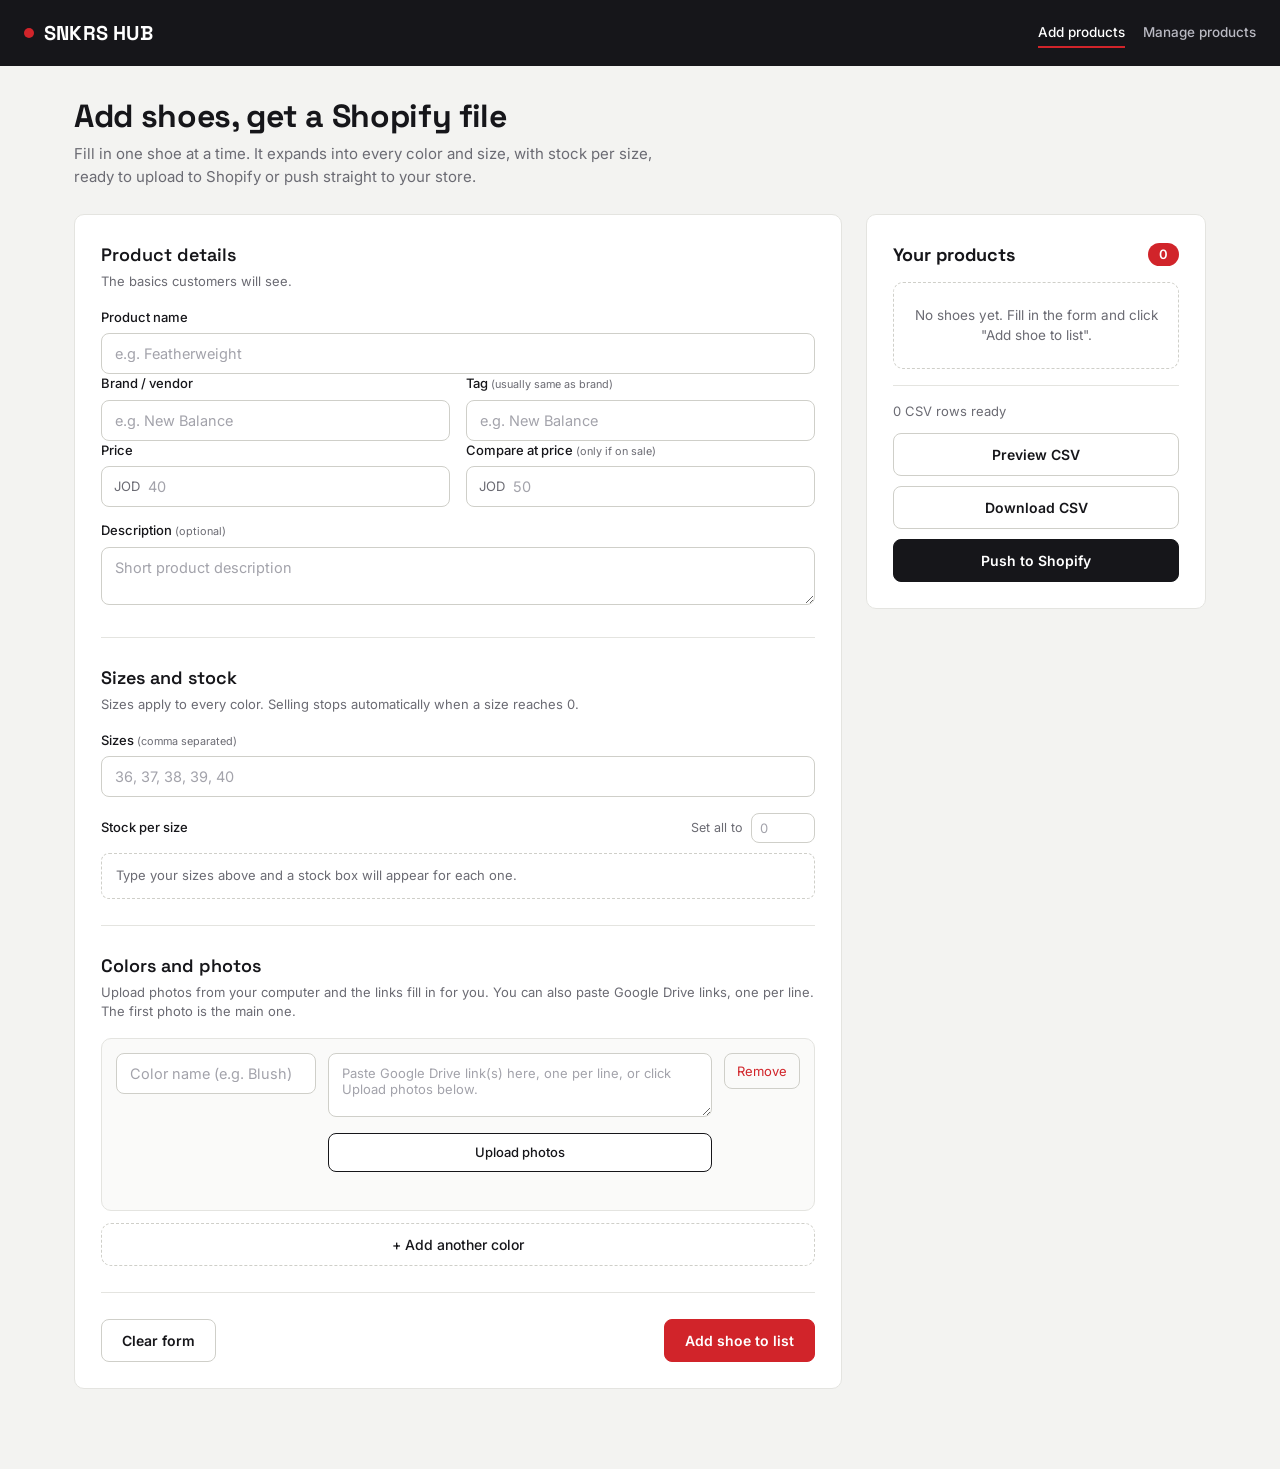
<file: index.html>
<!DOCTYPE html>
<html lang="en">
<head>
<meta charset="UTF-8">
<meta name="viewport" content="width=device-width, initial-scale=1">
<title>SNKRS HUB | Shopify CSV Generator</title>
<link rel="preconnect" href="https://fonts.googleapis.com">
<link rel="preconnect" href="https://fonts.gstatic.com" crossorigin>
<link href="https://fonts.googleapis.com/css2?family=Inter:wght@400;500;600&family=Space+Grotesk:wght@500;600;700&display=swap" rel="stylesheet">
<style>
  :root {
    --ink: #16161a;
    --white: #ffffff;
    --bg: #f3f3f1;
    --panel: #ffffff;
    --line: #e4e4e0;
    --line-strong: #cfcfc9;
    --muted: #6b6b73;
    --red: #d1242a;
    --red-dark: #b01c21;
    --green: #1f7a4a;
    --green-bg: #e8f5ee;
    --red-bg: #fdeceb;
    --radius: 10px;
  }
  * { box-sizing: border-box; }
  html { scroll-behavior: smooth; }
  body {
    margin: 0;
    font-family: "Inter", -apple-system, "Segoe UI", sans-serif;
    background: var(--bg);
    color: var(--ink);
    font-size: 15px;
    line-height: 1.5;
    -webkit-font-smoothing: antialiased;
  }

  /* Top bar */
  .topbar {
    background: var(--ink);
    color: var(--white);
    padding: 18px 24px;
    display: flex;
    align-items: center;
    justify-content: space-between;
    gap: 16px;
  }
  .brand {
    font-family: "Space Grotesk", "Inter", sans-serif;
    font-weight: 700;
    font-size: 20px;
    letter-spacing: 0.01em;
    display: flex;
    align-items: center;
    gap: 10px;
  }
  .brand .dot { width: 10px; height: 10px; background: var(--red); border-radius: 50%; display: inline-block; }
  .topbar .tool { font-size: 13px; color: #b9b9c2; }
  .pagenav { display: flex; gap: 18px; }
  .pagenav a {
    color: #b9b9c2; text-decoration: none; font-size: 13.5px; font-weight: 500;
    padding: 4px 0; border-bottom: 2px solid transparent;
  }
  .pagenav a:hover { color: var(--white); }
  .pagenav a.active { color: var(--white); border-bottom-color: var(--red); }
  @media (max-width: 640px) { .pagenav { gap: 12px; } }

  .page { max-width: 1180px; margin: 0 auto; padding: 32px 24px 80px; }
  .intro { margin-bottom: 26px; }
  .intro h1 {
    font-family: "Space Grotesk", "Inter", sans-serif;
    font-size: 32px;
    line-height: 1.15;
    letter-spacing: -0.01em;
    margin: 0 0 8px;
  }
  .intro p { margin: 0; color: var(--muted); max-width: 620px; }

  .layout {
    display: grid;
    grid-template-columns: minmax(0, 1fr) 340px;
    gap: 24px;
    align-items: start;
  }

  .panel {
    background: var(--panel);
    border: 1px solid var(--line);
    border-radius: var(--radius);
    padding: 26px;
  }
  .side { position: sticky; top: 20px; }

  .section { padding-bottom: 26px; margin-bottom: 26px; border-bottom: 1px solid var(--line); }
  .section:last-of-type { border-bottom: none; margin-bottom: 0; padding-bottom: 0; }
  .section-title {
    font-family: "Space Grotesk", "Inter", sans-serif;
    font-size: 18px;
    font-weight: 600;
    margin: 0 0 4px;
  }
  .section-note { color: var(--muted); font-size: 13px; margin: 0 0 16px; }

  label.field-label {
    display: block;
    font-size: 13px;
    font-weight: 500;
    color: var(--ink);
    margin: 14px 0 6px;
  }
  label.field-label:first-of-type { margin-top: 0; }
  label.field-label small { font-weight: 400; color: var(--muted); }

  input, textarea {
    width: 100%;
    border: 1px solid var(--line-strong);
    border-radius: 8px;
    padding: 11px 13px;
    font-size: 14.5px;
    font-family: inherit;
    background: var(--white);
    color: var(--ink);
    transition: border-color .15s, box-shadow .15s;
  }
  input::placeholder, textarea::placeholder { color: #a3a3ab; }
  input:focus, textarea:focus {
    outline: none;
    border-color: var(--ink);
    box-shadow: 0 0 0 3px rgba(22,22,26,0.08);
  }
  textarea { resize: vertical; }
  .row2 { display: grid; grid-template-columns: 1fr 1fr; gap: 16px; }
  .row2 > div { min-width: 0; }
  .hint { font-size: 12.5px; color: var(--muted); margin: 6px 0 0; }

  /* Price input with currency */
  .money { position: relative; }
  .money span {
    position: absolute; left: 13px; top: 50%; transform: translateY(-50%);
    font-size: 13px; color: var(--muted); pointer-events: none;
  }
  .money input { padding-left: 46px; }

  /* Size stock */
  .qty-head {
    display: flex; align-items: center; justify-content: space-between;
    margin-top: 16px; gap: 12px; flex-wrap: wrap;
  }
  .qty-head .title { font-size: 13px; font-weight: 500; }
  .fill-all { display: flex; align-items: center; gap: 8px; font-size: 12.5px; color: var(--muted); }
  .fill-all input { width: 64px; padding: 6px 8px; font-size: 13px; }
  .qty-grid { display: flex; flex-wrap: wrap; gap: 10px; margin-top: 10px; }
  .qty-grid:empty::before {
    content: "Type your sizes above and a stock box will appear for each one.";
    font-size: 13px; color: var(--muted);
    border: 1px dashed var(--line-strong);
    border-radius: 8px; padding: 12px 14px; width: 100%;
  }
  .qty-item {
    width: 84px;
    border: 1px solid var(--line-strong);
    border-radius: 8px;
    background: var(--white);
    overflow: hidden;
  }
  .qty-item .size {
    display: block; text-align: center;
    font-family: "Space Grotesk", "Inter", sans-serif;
    font-weight: 600; font-size: 14px;
    background: var(--ink); color: var(--white);
    padding: 5px 0;
  }
  .qty-item input {
    border: none; border-radius: 0; text-align: center;
    padding: 9px 4px; font-size: 15px; font-weight: 500;
  }
  .qty-item input:focus { box-shadow: inset 0 0 0 2px var(--ink); }

  /* Colors */
  .colors-list { display: flex; flex-direction: column; gap: 12px; }
  .color-row {
    display: grid;
    grid-template-columns: 200px 1fr auto;
    gap: 12px;
    align-items: start;
    background: #fafaf9;
    border: 1px solid var(--line);
    padding: 14px;
    border-radius: 10px;
  }
  .color-row input, .color-row textarea { margin: 0; }
  .color-row textarea { font-size: 13px; min-height: 64px; }
  .upload-cell { display: flex; flex-direction: column; gap: 8px; min-width: 0; }
  .upload-btn {
    display: inline-flex; align-items: center; justify-content: center; gap: 8px;
    border: 1px solid var(--ink);
    background: var(--white);
    border-radius: 8px;
    padding: 9px 12px;
    font-size: 13px; font-weight: 500;
    cursor: pointer;
    transition: background .15s, color .15s;
  }
  .upload-btn:hover { background: var(--ink); color: var(--white); }
  .upload-btn input[type="file"] { display: none; }
  .upload-status { font-size: 12px; color: var(--muted); min-height: 16px; }
  .upload-status.uploading { color: var(--ink); }
  .upload-status.error { color: var(--red); }
  .upload-status.done { color: var(--green); }
  .thumbs { display: flex; flex-wrap: wrap; gap: 6px; }
  .thumbs img { width: 44px; height: 44px; object-fit: cover; border-radius: 6px; border: 1px solid var(--line); }
  .remove-btn {
    background: none; border: 1px solid var(--line-strong); color: var(--red);
    border-radius: 8px; padding: 9px 12px; cursor: pointer; font-size: 13px;
    font-family: inherit;
  }
  .remove-btn:hover { background: var(--red-bg); border-color: var(--red); }
  .add-btn {
    background: none; border: 1.5px dashed var(--line-strong); color: var(--ink);
    border-radius: 10px; padding: 12px; width: 100%; cursor: pointer;
    font-size: 14px; font-weight: 500; margin-top: 12px; font-family: inherit;
    transition: border-color .15s, background .15s;
  }
  .add-btn:hover { border-color: var(--ink); background: #fafaf9; }

  /* Buttons */
  .btn-row { display: flex; gap: 10px; flex-wrap: wrap; }
  button.primary, button.secondary, button.danger {
    font-family: inherit; font-size: 14px; font-weight: 600;
    border-radius: 8px; padding: 12px 20px; cursor: pointer;
    transition: background .15s, transform .05s, opacity .15s;
  }
  button.primary { background: var(--ink); color: var(--white); border: 1px solid var(--ink); }
  button.primary:hover { background: #2b2b31; }
  button.red { background: var(--red); border-color: var(--red); }
  button.red:hover { background: var(--red-dark); }
  button.secondary { background: var(--white); color: var(--ink); border: 1px solid var(--line-strong); }
  button.secondary:hover { border-color: var(--ink); }
  button:active { transform: translateY(1px); }
  button:focus-visible, .upload-btn:focus-within { outline: 3px solid rgba(209,36,42,0.35); outline-offset: 2px; }

  .form-actions {
    display: flex; align-items: center; justify-content: space-between;
    gap: 12px; flex-wrap: wrap; margin-top: 4px;
  }
  .status {
    font-size: 13.5px; padding: 10px 14px; border-radius: 8px;
    margin-top: 16px; display: none;
  }
  .status.visible { display: block; }
  .status.ok { background: var(--green-bg); color: var(--green); }
  .status.err { background: var(--red-bg); color: var(--red); }

  /* Side panel */
  .side-head { display: flex; align-items: center; justify-content: space-between; margin-bottom: 14px; }
  .side-head h2 { font-family: "Space Grotesk", "Inter", sans-serif; font-size: 18px; margin: 0; }
  .count-pill {
    background: var(--red); color: var(--white); border-radius: 999px;
    padding: 2px 11px; font-size: 13px; font-weight: 600; min-width: 28px; text-align: center;
  }
  .queue { max-height: 380px; overflow: auto; margin: 0 -6px; padding: 0 6px; }
  .queue-item {
    display: flex; justify-content: space-between; align-items: flex-start; gap: 10px;
    padding: 12px 0; border-bottom: 1px solid var(--line);
  }
  .queue-item:last-child { border-bottom: none; }
  .queue-item strong { display: block; font-size: 14.5px; }
  .queue-item .meta { color: var(--muted); font-size: 12.5px; margin-top: 2px; }
  .queue-item .stock { color: var(--ink); font-size: 12.5px; margin-top: 2px; }
  .queue-item button {
    background: none; border: none; color: var(--red); cursor: pointer;
    font-size: 12.5px; font-weight: 500; font-family: inherit; padding: 2px 0;
  }
  .queue-item button:hover { text-decoration: underline; }
  .empty {
    padding: 22px 12px; color: var(--muted); font-size: 13.5px; text-align: center;
    border: 1.5px dashed var(--line-strong); border-radius: 10px;
  }
  .export { margin-top: 16px; padding-top: 16px; border-top: 1px solid var(--line); }
  .row-count { font-size: 13px; color: var(--muted); margin-bottom: 12px; }
  .export .btn-row { flex-direction: column; }
  .export button { width: 100%; }

  /* Preview and log */
  .wide { margin-top: 24px; display: none; }
  .preview {
    max-height: 300px; overflow: auto;
    border: 1px solid var(--line); border-radius: 8px; background: var(--white);
  }
  .wide h3 { font-family: "Space Grotesk", "Inter", sans-serif; font-size: 16px; margin: 0 0 12px; }
  table { border-collapse: collapse; width: 100%; font-size: 12px; }
  th, td { border-bottom: 1px solid var(--line); padding: 7px 10px; text-align: left; white-space: nowrap; }
  th { background: #fafaf9; position: sticky; top: 0; font-weight: 600; }
  .log-line { padding: 10px 14px; border-bottom: 1px solid var(--line); font-size: 13.5px; }
  .log-line:last-child { border-bottom: none; }

  @media (max-width: 960px) {
    .layout { grid-template-columns: 1fr; }
    .side { position: static; }
  }
  @media (max-width: 640px) {
    .page { padding: 20px 14px 60px; }
    .panel { padding: 18px; }
    .row2 { grid-template-columns: 1fr; }
    .color-row { grid-template-columns: 1fr; }
    .intro h1 { font-size: 26px; }
    .topbar .tool { display: none; }
  }
</style>
</head>
<body>

<header class="topbar">
  <div class="brand"><span class="dot"></span> SNKRS HUB</div>
  <nav class="pagenav">
    <a href="index.html" class="active">Add products</a>
    <a href="products.html">Manage products</a>
  </nav>
</header>

<main class="page">
  <div class="intro">
    <h1>Add shoes, get a Shopify file</h1>
    <p>Fill in one shoe at a time. It expands into every color and size, with stock per size, ready to upload to Shopify or push straight to your store.</p>
  </div>

  <div class="layout">

    <!-- FORM -->
    <div class="panel">

      <div class="section">
        <h2 class="section-title">Product details</h2>
        <p class="section-note">The basics customers will see.</p>

        <label class="field-label" for="title">Product name</label>
        <input id="title" placeholder="e.g. Featherweight">

        <div class="row2">
          <div>
            <label class="field-label" for="vendor">Brand / vendor</label>
            <input id="vendor" placeholder="e.g. New Balance">
          </div>
          <div>
            <label class="field-label" for="tag">Tag <small>(usually same as brand)</small></label>
            <input id="tag" placeholder="e.g. New Balance">
          </div>
        </div>

        <div class="row2">
          <div>
            <label class="field-label" for="price">Price</label>
            <div class="money"><span>JOD</span><input id="price" type="number" step="0.01" min="0" placeholder="40"></div>
          </div>
          <div>
            <label class="field-label" for="comparePrice">Compare at price <small>(only if on sale)</small></label>
            <div class="money"><span>JOD</span><input id="comparePrice" type="number" step="0.01" min="0" placeholder="50"></div>
          </div>
        </div>

        <label class="field-label" for="description">Description <small>(optional)</small></label>
        <textarea id="description" rows="2" placeholder="Short product description"></textarea>
      </div>

      <div class="section">
        <h2 class="section-title">Sizes and stock</h2>
        <p class="section-note">Sizes apply to every color. Selling stops automatically when a size reaches 0.</p>

        <label class="field-label" for="sizes">Sizes <small>(comma separated)</small></label>
        <input id="sizes" placeholder="36, 37, 38, 39, 40">

        <div class="qty-head">
          <span class="title">Stock per size</span>
          <span class="fill-all">Set all to <input type="number" min="0" id="fillAll" placeholder="0"></span>
        </div>
        <div id="sizeQtyBox" class="qty-grid"></div>
      </div>

      <div class="section">
        <h2 class="section-title">Colors and photos</h2>
        <p class="section-note">Upload photos from your computer and the links fill in for you. You can also paste Google Drive links, one per line. The first photo is the main one.</p>
        <div class="colors-list" id="colorsList"></div>
        <button class="add-btn" onclick="addColorRow()">+ Add another color</button>
      </div>

      <div class="form-actions">
        <button class="secondary" onclick="clearForm()">Clear form</button>
        <button class="primary red" onclick="addProduct()">Add shoe to list</button>
      </div>
      <div class="status" id="addStatus"></div>
    </div>

    <!-- SIDE: QUEUE + EXPORT -->
    <aside class="panel side">
      <div class="side-head">
        <h2>Your products</h2>
        <span class="count-pill" id="queueCount">0</span>
      </div>
      <div class="queue" id="queue">
        <div class="empty">No shoes yet. Fill in the form and click "Add shoe to list".</div>
      </div>

      <div class="export">
        <div class="row-count" id="rowCountText">0 CSV rows ready</div>
        <div class="btn-row">
          <button class="secondary" onclick="previewCSV()">Preview CSV</button>
          <button class="secondary" onclick="downloadCSV()">Download CSV</button>
          <button class="primary" onclick="pushToShopify()">Push to Shopify</button>
        </div>
      </div>
    </aside>
  </div>

  <div class="panel wide" id="previewWrap">
    <h3>CSV preview</h3>
    <div class="preview" id="previewBox"></div>
  </div>
  <div class="panel wide" id="logWrap">
    <h3>Push results</h3>
    <div class="preview" id="pushLog"></div>
  </div>
</main>

<script>
// Google Apps Script Web App URL
const SHOPIFY_SYNC_URL = "https://script.google.com/macros/s/AKfycbwkd1FWNDeYWJc1hCoYYhgbp0XgiXz86hFRM1zp5IQSUEFEY7FLozmhFdGWR7x4s8aH/exec";

// Cloudinary account details, used to turn uploaded photos into public URLs
const CLOUDINARY_CLOUD_NAME = "zc9wvarz";
const CLOUDINARY_UPLOAD_PRESET = "snkrshub_products";

let products = [];
let colorRowId = 0;

function esc(str) {
  return String(str ?? "").replace(/[&<>"']/g, c => ({ "&": "&amp;", "<": "&lt;", ">": "&gt;", '"': "&quot;", "'": "&#39;" }[c]));
}

/* ---------- Size and stock boxes ---------- */
function renderSizeQty() {
  const box = document.getElementById("sizeQtyBox");
  const sizes = document.getElementById("sizes").value.split(",").map(s => s.trim()).filter(Boolean);
  const old = {};
  box.querySelectorAll("input").forEach(i => { old[i.dataset.size] = i.value; });
  box.innerHTML = sizes.map(s =>
    `<div class="qty-item"><span class="size">${esc(s)}</span><input type="number" min="0" data-size="${esc(s)}" value="${esc(old[s] ?? "")}" placeholder="Qty" aria-label="Stock for size ${esc(s)}"></div>`
  ).join("");
}
document.getElementById("sizes").addEventListener("input", renderSizeQty);

document.getElementById("fillAll").addEventListener("input", (e) => {
  const v = e.target.value;
  document.querySelectorAll("#sizeQtyBox input").forEach(i => { i.value = v; });
});

/* ---------- Uploads ---------- */
function uploadToCloudinary(file) {
  const formData = new FormData();
  formData.append("file", file);
  formData.append("upload_preset", CLOUDINARY_UPLOAD_PRESET);

  return fetch(`https://api.cloudinary.com/v1_1/${CLOUDINARY_CLOUD_NAME}/image/upload`, {
    method: "POST",
    body: formData
  }).then(res => {
    if (!res.ok) throw new Error("Upload failed (" + res.status + ")");
    return res.json();
  }).then(data => data.secure_url);
}

function renderThumbs(colorRowEl) {
  const textarea = colorRowEl.querySelector(".color-image");
  const thumbs = colorRowEl.querySelector(".thumbs");
  const urls = textarea.value.split("\n").map(s => s.trim()).filter(Boolean);
  thumbs.innerHTML = urls.map(u => `<img src="${esc(u)}" alt="" onerror="this.style.display='none'">`).join("");
}

function attachFileUploader(colorRowEl) {
  const fileInput = colorRowEl.querySelector(".color-file-input");
  const textarea = colorRowEl.querySelector(".color-image");
  const statusEl = colorRowEl.querySelector(".upload-status");

  textarea.addEventListener("input", () => renderThumbs(colorRowEl));

  fileInput.addEventListener("change", async () => {
    const files = Array.from(fileInput.files);
    if (files.length === 0) return;

    let uploaded = 0;
    statusEl.className = "upload-status uploading";
    statusEl.textContent = `Uploading 0 of ${files.length}...`;

    for (const file of files) {
      try {
        const url = await uploadToCloudinary(file);
        const current = textarea.value.trim();
        textarea.value = current ? current + "\n" + url : url;
        uploaded++;
        statusEl.className = "upload-status uploading";
        statusEl.textContent = `Uploading ${uploaded} of ${files.length}...`;
        renderThumbs(colorRowEl);
      } catch (err) {
        statusEl.className = "upload-status error";
        statusEl.textContent = `Upload failed: ${err.message}`;
        return;
      }
    }

    statusEl.className = "upload-status done";
    statusEl.textContent = `${uploaded} photo(s) uploaded.`;
    fileInput.value = "";
  });
}

function convertDriveLink(text) {
  const regex = /https?:\/\/drive\.google\.com\/(?:file\/d\/([a-zA-Z0-9_-]+)|open\?id=([a-zA-Z0-9_-]+)|uc\?(?:export=view&)?id=([a-zA-Z0-9_-]+))[^\s]*/g;
  return text.replace(regex, (match, id1, id2, id3) => {
    const id = id1 || id2 || id3;
    return `https://drive.google.com/uc?export=view&id=${id}`;
  });
}

function attachDriveConverter(textarea, rowEl) {
  textarea.addEventListener("paste", (e) => {
    e.preventDefault();
    const pasted = (e.clipboardData || window.clipboardData).getData("text");
    const converted = convertDriveLink(pasted);
    const start = textarea.selectionStart;
    const end = textarea.selectionEnd;
    const current = textarea.value;
    textarea.value = current.slice(0, start) + converted + current.slice(end);
    const newPos = start + converted.length;
    textarea.selectionStart = textarea.selectionEnd = newPos;
    renderThumbs(rowEl);
  });
}

function addColorRow() {
  colorRowId++;
  const div = document.createElement("div");
  div.className = "color-row";
  div.dataset.id = colorRowId;
  div.innerHTML = `
    <input placeholder="Color name (e.g. Blush)" class="color-name" aria-label="Color name">
    <div class="upload-cell">
      <textarea placeholder="Paste Google Drive link(s) here, one per line, or click Upload photos below." class="color-image"></textarea>
      <div class="thumbs"></div>
      <label class="upload-btn">
        Upload photos
        <input type="file" class="color-file-input" accept="image/*" multiple>
      </label>
      <div class="upload-status"></div>
    </div>
    <button class="remove-btn" onclick="this.closest('.color-row').remove()">Remove</button>
  `;
  document.getElementById("colorsList").appendChild(div);
  attachDriveConverter(div.querySelector(".color-image"), div);
  attachFileUploader(div);
}
addColorRow();

function clearForm() {
  ["title", "vendor", "tag", "price", "comparePrice", "sizes", "description", "fillAll"].forEach(id => {
    document.getElementById(id).value = "";
  });
  document.getElementById("sizeQtyBox").innerHTML = "";
  document.getElementById("colorsList").innerHTML = "";
  addColorRow();
}

function slugify(str) {
  return str.toLowerCase().trim().replace(/[^a-z0-9]+/g, "-").replace(/(^-|-$)/g, "");
}

function showStatus(msg, ok) {
  const el = document.getElementById("addStatus");
  el.textContent = msg;
  el.className = "status visible " + (ok ? "ok" : "err");
}

/* ---------- Add / remove products ---------- */
function addProduct() {
  const title = document.getElementById("title").value.trim();
  const vendor = document.getElementById("vendor").value.trim();
  const tag = document.getElementById("tag").value.trim() || vendor;
  const price = document.getElementById("price").value.trim();
  const comparePrice = document.getElementById("comparePrice").value.trim();
  const sizesRaw = document.getElementById("sizes").value.trim();
  const description = document.getElementById("description").value.trim();

  if (!title || !vendor || !price || !sizesRaw) {
    showStatus("Please fill in at least Product name, Brand, Price, and Sizes.", false);
    return;
  }

  const sizes = sizesRaw.split(",").map(s => s.trim()).filter(Boolean);
  const qtys = {};
  document.querySelectorAll("#sizeQtyBox input").forEach(i => {
    qtys[i.dataset.size] = parseInt(i.value, 10) || 0;
  });

  const colorRows = document.querySelectorAll("#colorsList .color-row");
  const colors = [];
  colorRows.forEach(row => {
    const name = row.querySelector(".color-name").value.trim();
    const imagesRaw = row.querySelector(".color-image").value.trim();
    const images = imagesRaw.split("\n").map(s => s.trim()).filter(Boolean);
    if (name) colors.push({ name, images });
  });

  if (colors.length === 0) {
    showStatus("Add at least one color.", false);
    return;
  }

  products.push({
    handle: slugify(title) + "-" + Date.now().toString().slice(-4),
    title, vendor, tag, price, comparePrice, description, sizes, qtys, colors
  });

  showStatus(`"${title}" added with ${colors.length} color(s) and ${sizes.length} size(s), ${colors.length * sizes.length} rows.`, true);

  clearForm();
  renderQueue();
}

function removeProduct(index) {
  products.splice(index, 1);
  renderQueue();
}

function renderQueue() {
  const queueEl = document.getElementById("queue");
  const countEl = document.getElementById("queueCount");
  const rowCountEl = document.getElementById("rowCountText");

  countEl.textContent = products.length;

  let totalRows = 0;
  products.forEach(p => totalRows += p.colors.length * p.sizes.length);
  rowCountEl.textContent = `${totalRows} CSV rows ready`;

  if (products.length === 0) {
    queueEl.innerHTML = `<div class="empty">No shoes yet. Fill in the form and click "Add shoe to list".</div>`;
    return;
  }

  queueEl.innerHTML = products.map((p, i) => {
    const photoCount = p.colors.reduce((sum, c) => sum + c.images.length, 0);
    const totalStock = p.sizes.reduce((sum, s) => sum + (p.qtys[s] || 0), 0) * p.colors.length;
    return `
    <div class="queue-item">
      <div>
        <strong>${esc(p.title)}</strong>
        <div class="meta">${esc(p.vendor)} | ${p.colors.length} color(s) | ${p.sizes.length} size(s) | ${photoCount} photo(s)</div>
        <div class="stock">${esc(p.price)} JOD${p.comparePrice ? " (was " + esc(p.comparePrice) + ")" : ""} | ${totalStock} in stock</div>
      </div>
      <button onclick="removeProduct(${i})">Remove</button>
    </div>
  `;
  }).join("");
}

/* ---------- CSV ---------- */
function buildRows() {
  const header = [
    "Handle", "Title", "Body (HTML)", "Vendor", "Tags", "Published",
    "Option1 Name", "Option1 Value", "Option2 Name", "Option2 Value",
    "Variant Price", "Variant Compare At Price", "Variant Image",
    "Image Src", "Status",
    "Variant Inventory Tracker", "Variant Inventory Qty", "Variant Inventory Policy"
  ];

  const rows = [header];

  products.forEach(p => {
    let firstRowOverall = true;
    p.colors.forEach(color => {
      const mainImage = color.images[0] || "";
      const extraImages = color.images.slice(1);
      let firstRowForColor = true;

      p.sizes.forEach(size => {
        rows.push([
          p.handle,
          firstRowOverall ? p.title : "",
          firstRowOverall ? p.description : "",
          firstRowOverall ? p.vendor : "",
          firstRowOverall ? p.tag : "",
          firstRowOverall ? "TRUE" : "",
          "Color",
          color.name,
          "Size",
          size,
          p.price,
          p.comparePrice || "",
          mainImage,
          firstRowForColor ? mainImage : "",
          firstRowOverall ? "active" : "",
          "shopify",
          p.qtys[size] ?? 0,
          "deny"
        ]);
        firstRowOverall = false;
        firstRowForColor = false;
      });

      extraImages.forEach(img => {
        rows.push([
          p.handle, "", "", "", "", "",
          "", "", "", "", "", "", "",
          img, "", "", "", ""
        ]);
      });
    });
  });

  return rows;
}

function toCSV(rows) {
  return rows.map(row =>
    row.map(cell => {
      const val = String(cell ?? "");
      if (val.includes(",") || val.includes('"') || val.includes("\n")) {
        return '"' + val.replace(/"/g, '""') + '"';
      }
      return val;
    }).join(",")
  ).join("\n");
}

function previewCSV() {
  if (products.length === 0) {
    alert("Add at least one shoe first.");
    return;
  }
  const rows = buildRows();
  document.getElementById("previewWrap").style.display = "block";
  const box = document.getElementById("previewBox");
  const header = rows[0];
  const body = rows.slice(1);
  box.innerHTML = `<table>
    <thead><tr>${header.map(h => `<th>${esc(h)}</th>`).join("")}</tr></thead>
    <tbody>${body.map(r => `<tr>${r.map(c => `<td>${esc(c)}</td>`).join("")}</tr>`).join("")}</tbody>
  </table>`;
  document.getElementById("previewWrap").scrollIntoView({ behavior: "smooth", block: "nearest" });
}

function downloadCSV() {
  if (products.length === 0) {
    alert("Add at least one shoe first.");
    return;
  }
  const rows = buildRows();
  const csv = toCSV(rows);
  const blob = new Blob([csv], { type: "text/csv;charset=utf-8;" });
  const url = URL.createObjectURL(blob);
  const a = document.createElement("a");
  a.href = url;
  a.download = "snkrshub-products.csv";
  document.body.appendChild(a);
  a.click();
  document.body.removeChild(a);
  URL.revokeObjectURL(url);
}

/* ---------- Push to Shopify ---------- */
async function pushToShopify() {
  if (products.length === 0) {
    alert("Add at least one shoe first.");
    return;
  }
  if (!SHOPIFY_SYNC_URL || SHOPIFY_SYNC_URL.includes("PASTE_YOUR")) {
    alert("Set your Apps Script Web App URL in SHOPIFY_SYNC_URL at the top of the script first.");
    return;
  }

  const accessCode = prompt("Enter the access code to push products to Shopify:");
  if (!accessCode) {
    return;
  }

  const logWrap = document.getElementById("logWrap");
  const logBox = document.getElementById("pushLog");
  logWrap.style.display = "block";
  logBox.innerHTML = "";
  logWrap.scrollIntoView({ behavior: "smooth", block: "nearest" });

  const remaining = [];

  for (const p of products) {
    const line = document.createElement("div");
    line.className = "log-line";
    line.textContent = `Pushing "${p.title}"...`;
    logBox.appendChild(line);

    try {
      const res = await fetch(SHOPIFY_SYNC_URL, {
        method: "POST",
        headers: { "Content-Type": "text/plain;charset=utf-8" },
        body: JSON.stringify({ ...p, accessCode })
      });
      const result = await res.json();

      if (result.success) {
        line.textContent = `"${p.title}" created in Shopify.`;
        line.style.color = "var(--green)";
      } else if (result.error === "UNAUTHORIZED") {
        line.textContent = `"${p.title}" failed: wrong access code.`;
        line.style.color = "var(--red)";
        remaining.push(p);
      } else {
        line.textContent = `"${p.title}" failed: ${result.error}`;
        line.style.color = "var(--red)";
        remaining.push(p);
      }
    } catch (err) {
      line.textContent = `"${p.title}" failed: ${err.message}`;
      line.style.color = "var(--red)";
      remaining.push(p);
    }
  }

  products = remaining;
  renderQueue();
}

renderQueue();
</script>
</body>
</html>
</file>
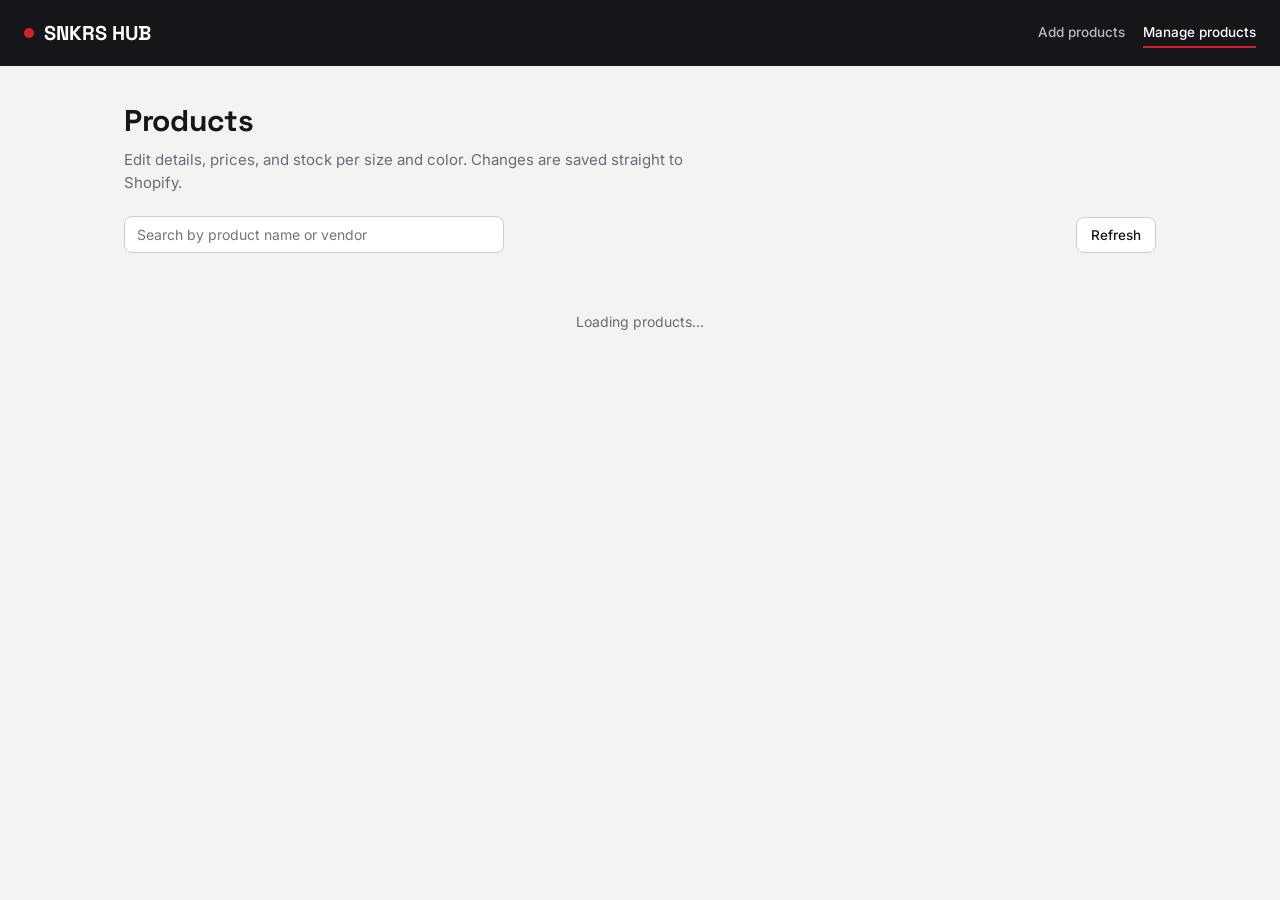
<file: products.html>
<!DOCTYPE html>
<html lang="en">
<head>
<meta charset="UTF-8">
<meta name="viewport" content="width=device-width, initial-scale=1">
<title>SNKRS HUB | Products</title>
<link rel="preconnect" href="https://fonts.googleapis.com">
<link rel="preconnect" href="https://fonts.gstatic.com" crossorigin>
<link href="https://fonts.googleapis.com/css2?family=Inter:wght@400;500;600&family=Space+Grotesk:wght@500;600;700&display=swap" rel="stylesheet">
<style>
  :root {
    --ink: #16161a; --white: #ffffff; --bg: #f3f3f1; --panel: #ffffff;
    --line: #e4e4e0; --line-strong: #cfcfc9; --muted: #6b6b73;
    --red: #d1242a; --red-dark: #b01c21;
    --green: #1f7a4a; --green-bg: #e8f5ee;
    --amber: #9a6b0a; --amber-bg: #fbf0dc;
    --radius: 10px;
  }
  * { box-sizing: border-box; }
  body {
    margin: 0; font-family: "Inter", -apple-system, sans-serif;
    background: var(--bg); color: var(--ink); font-size: 15px; line-height: 1.5;
    -webkit-font-smoothing: antialiased;
  }
  .topbar {
    background: var(--ink); color: var(--white); padding: 18px 24px;
    display: flex; align-items: center; justify-content: space-between; gap: 16px;
  }
  .brand {
    font-family: "Space Grotesk", sans-serif; font-weight: 700; font-size: 20px;
    display: flex; align-items: center; gap: 10px;
  }
  .brand .dot { width: 10px; height: 10px; background: var(--red); border-radius: 50%; display: inline-block; }
  .topbar .tool { font-size: 13px; color: #b9b9c2; }
  .pagenav { display: flex; gap: 18px; }
  .pagenav a {
    color: #b9b9c2; text-decoration: none; font-size: 13.5px; font-weight: 500;
    padding: 4px 0; border-bottom: 2px solid transparent;
  }
  .pagenav a:hover { color: var(--white); }
  .pagenav a.active { color: var(--white); border-bottom-color: var(--red); }
  @media (max-width: 640px) { .pagenav { gap: 12px; } }

  .page { max-width: 1080px; margin: 0 auto; padding: 32px 24px 80px; }
  .intro h1 { font-family: "Space Grotesk", sans-serif; font-size: 30px; margin: 0 0 6px; letter-spacing: -0.01em; }
  .intro p { margin: 0 0 22px; color: var(--muted); max-width: 600px; }

  .toolbar {
    display: flex; align-items: center; justify-content: space-between;
    gap: 14px; flex-wrap: wrap; margin-bottom: 18px;
  }
  .search { min-width: 240px; flex: 1; max-width: 380px; }
  .search input {
    width: 100%; border: 1px solid var(--line-strong); border-radius: 8px;
    padding: 9px 12px; font-size: 14px; font-family: inherit; background: var(--white);
  }
  .search input:focus { outline: none; border-color: var(--ink); box-shadow: 0 0 0 3px rgba(22,22,26,0.08); }
  button.refresh {
    background: var(--white); border: 1px solid var(--line-strong); color: var(--ink);
    border-radius: 8px; padding: 9px 14px; font-size: 13.5px; font-weight: 500;
    cursor: pointer; font-family: inherit;
  }
  button.refresh:hover { border-color: var(--ink); }

  .state { padding: 40px 20px; text-align: center; color: var(--muted); font-size: 14px; }
  .state.error { color: var(--red); }

  .products { display: flex; flex-direction: column; gap: 12px; }
  .product-card {
    background: var(--panel); border: 1px solid var(--line); border-radius: var(--radius);
    overflow: hidden;
  }
  .product-head {
    display: flex; align-items: center; gap: 14px; padding: 14px 18px;
    cursor: pointer;
  }
  .product-head img {
    width: 52px; height: 52px; object-fit: cover; border-radius: 8px;
    background: var(--bg); flex-shrink: 0;
  }
  .product-head .info { flex: 1; min-width: 0; }
  .product-head .title { font-family: "Space Grotesk", sans-serif; font-weight: 600; font-size: 15.5px; }
  .product-head .meta { color: var(--muted); font-size: 12.5px; margin-top: 2px; }
  .product-head .chevron { color: var(--muted); font-size: 13px; flex-shrink: 0; transition: transform .15s; }
  .product-card.open .chevron { transform: rotate(90deg); }

  .badge { font-size: 11.5px; font-weight: 600; padding: 3px 9px; border-radius: 999px; margin-left: 8px; }
  .badge.active { background: var(--green-bg); color: var(--green); }
  .badge.draft { background: var(--amber-bg); color: var(--amber); }
  .badge.soldout { background: #fdeceb; color: var(--red); }

  .product-body { display: none; padding: 0 18px 20px; border-top: 1px solid var(--line); }
  .product-card.open .product-body { display: block; }

  label.field-label { display: block; font-size: 12.5px; font-weight: 500; margin: 14px 0 6px; }
  label.field-label:first-child { margin-top: 16px; }
  input, textarea, select {
    width: 100%; border: 1px solid var(--line-strong); border-radius: 8px;
    padding: 9px 11px; font-size: 14px; font-family: inherit; background: var(--white); color: var(--ink);
  }
  input:focus, textarea:focus, select:focus { outline: none; border-color: var(--ink); box-shadow: 0 0 0 3px rgba(22,22,26,0.08); }
  textarea { resize: vertical; min-height: 56px; }
  .row2 { display: grid; grid-template-columns: 1fr 1fr; gap: 14px; }

  .color-group { margin-top: 18px; border: 1px solid var(--line); border-radius: 10px; overflow: hidden; }
  .color-group-head {
    background: #fafaf9; padding: 9px 14px; font-weight: 600; font-size: 13.5px;
    border-bottom: 1px solid var(--line);
  }
  .variant-row {
    display: grid; grid-template-columns: 56px 1fr 1fr 90px; gap: 10px;
    align-items: center; padding: 10px 14px; border-bottom: 1px solid var(--line);
  }
  .variant-row:last-child { border-bottom: none; }
  .variant-row .size-tag {
    font-family: "Space Grotesk", sans-serif; font-weight: 600; font-size: 13px;
    background: var(--ink); color: var(--white); border-radius: 6px; text-align: center; padding: 5px 0;
  }
  .variant-row input { padding: 7px 9px; font-size: 13.5px; }
  .variant-row .qty-wrap { position: relative; }
  .variant-row .qty-wrap input.zero { border-color: var(--red); color: var(--red); }
  .variant-col-label { font-size: 10.5px; text-transform: none; color: var(--muted); display: block; margin-bottom: 3px; }

  .variant-header-row {
    display: grid; grid-template-columns: 56px 1fr 1fr 90px; gap: 10px;
    padding: 0 14px; margin-top: 4px;
  }
  .variant-header-row span { font-size: 11px; color: var(--muted); }

  .save-row {
    display: flex; align-items: center; justify-content: space-between;
    margin-top: 18px; gap: 12px; flex-wrap: wrap;
  }
  button.save {
    background: var(--ink); color: var(--white); border: 1px solid var(--ink);
    border-radius: 8px; padding: 11px 20px; font-size: 14px; font-weight: 600;
    cursor: pointer; font-family: inherit;
  }
  button.save:hover { background: #2b2b31; }
  button.save:disabled { opacity: 0.5; cursor: default; }
  .save-status { font-size: 13px; }
  .save-status.ok { color: var(--green); }
  .save-status.err { color: var(--red); }

  @media (max-width: 640px) {
    .page { padding: 20px 14px 60px; }
    .row2 { grid-template-columns: 1fr; }
    .variant-row, .variant-header-row { grid-template-columns: 44px 1fr 1fr 76px; }
  }
</style>
</head>
<body>

<header class="topbar">
  <div class="brand"><span class="dot"></span> SNKRS HUB</div>
  <nav class="pagenav">
    <a href="index.html">Add products</a>
    <a href="products.html" class="active">Manage products</a>
  </nav>
</header>

<main class="page">
  <div class="intro">
    <h1>Products</h1>
    <p>Edit details, prices, and stock per size and color. Changes are saved straight to Shopify.</p>
  </div>

  <div class="toolbar">
    <div class="search"><input id="search" placeholder="Search by product name or vendor"></div>
    <button class="refresh" onclick="loadProducts()">Refresh</button>
  </div>

  <div id="productsBox">
    <div class="state">Loading products...</div>
  </div>
</main>

<script>
// Same Google Apps Script Web App URL used by the generator and orders page
const SHOPIFY_SYNC_URL = "https://script.google.com/macros/s/AKfycbwkd1FWNDeYWJc1hCoYYhgbp0XgiXz86hFRM1zp5IQSUEFEY7FLozmhFdGWR7x4s8aH/exec";

let accessCode = localStorage.getItem("snkrshub_access_code");
let products = [];
let originals = {}; // productId -> deep copy snapshot, to diff on save

function esc(str) {
  return String(str ?? "").replace(/[&<>"']/g, c => ({ "&": "&amp;", "<": "&lt;", ">": "&gt;", '"': "&quot;", "'": "&#39;" }[c]));
}

function getAccessCode() {
  if (!accessCode) {
    accessCode = prompt("Enter the access code:");
    if (accessCode) localStorage.setItem("snkrshub_access_code", accessCode);
  }
  return accessCode;
}

async function callScript(payload) {
  const res = await fetch(SHOPIFY_SYNC_URL, {
    method: "POST",
    headers: { "Content-Type": "text/plain;charset=utf-8" },
    body: JSON.stringify(payload)
  });
  return res.json();
}

async function loadProducts() {
  const code = getAccessCode();
  if (!code) return;

  const box = document.getElementById("productsBox");
  box.innerHTML = `<div class="state">Loading products...</div>`;

  try {
    const result = await callScript({ action: "listProducts", accessCode: code });
    if (!result.success) {
      if (result.error === "UNAUTHORIZED") {
        accessCode = null;
        localStorage.removeItem("snkrshub_access_code");
      }
      box.innerHTML = `<div class="state error">Could not load products: ${esc(result.error)}</div>`;
      return;
    }
    products = result.products;
    originals = {};
    products.forEach(p => { originals[p.id] = JSON.parse(JSON.stringify(p)); });
    renderProducts();
  } catch (err) {
    box.innerHTML = `<div class="state error">Could not load products: ${esc(err.message)}</div>`;
  }
}

function groupByColor(variants) {
  const groups = {};
  const order = [];
  variants.forEach(v => {
    const key = v.color || "Default";
    if (!groups[key]) { groups[key] = []; order.push(key); }
    groups[key].push(v);
  });
  return order.map(name => ({ name, variants: groups[name] }));
}

function totalStock(p) {
  return p.variants.reduce((sum, v) => sum + (parseInt(v.inventory_quantity, 10) || 0), 0);
}

function matchesSearch(p, q) {
  if (!q) return true;
  q = q.toLowerCase();
  return p.title.toLowerCase().includes(q) || (p.vendor || "").toLowerCase().includes(q);
}

function renderProducts() {
  const box = document.getElementById("productsBox");
  const q = document.getElementById("search").value.trim();
  const visible = products.filter(p => matchesSearch(p, q));

  if (visible.length === 0) {
    box.innerHTML = `<div class="state">No products match your search.</div>`;
    return;
  }

  box.innerHTML = `<div class="products">${visible.map(productCard).join("")}</div>`;
}

function productCard(p) {
  const stock = totalStock(p);
  const soldOut = stock === 0;
  const statusBadge = p.status === "active" ? `<span class="badge active">Active</span>` : `<span class="badge draft">${esc(p.status)}</span>`;

  return `
  <div class="product-card" data-id="${p.id}">
    <div class="product-head" onclick="toggleProduct(${p.id})">
      <img src="${esc(p.image)}" alt="" onerror="this.style.visibility='hidden'">
      <div class="info">
        <div class="title">${esc(p.title)} ${statusBadge}${soldOut ? '<span class="badge soldout">Sold out</span>' : ''}</div>
        <div class="meta">${esc(p.vendor)} · ${p.variants.length} variant(s) · ${stock} in stock</div>
      </div>
      <div class="chevron">▸</div>
    </div>
    <div class="product-body">${productForm(p)}</div>
  </div>`;
}

function productForm(p) {
  const colorGroups = groupByColor(p.variants);

  const colorsHtml = colorGroups.map(group => `
    <div class="color-group">
      <div class="color-group-head">${esc(group.name)}</div>
      <div class="variant-header-row">
        <span>Size</span><span>Price (JOD)</span><span>Compare at</span><span>Stock</span>
      </div>
      ${group.variants.map(v => `
        <div class="variant-row" data-variant-id="${v.id}">
          <div class="size-tag">${esc(v.size || "-")}</div>
          <div>
            <input type="number" step="0.01" min="0" class="v-price" value="${esc(v.price)}">
          </div>
          <div>
            <input type="number" step="0.01" min="0" class="v-compare" value="${esc(v.compare_at_price || "")}" placeholder="—">
          </div>
          <div class="qty-wrap">
            <input type="number" min="0" class="v-qty ${(parseInt(v.inventory_quantity,10)||0) === 0 ? 'zero' : ''}" value="${esc(v.inventory_quantity)}" data-inventory-item-id="${esc(v.inventory_item_id)}">
          </div>
        </div>
      `).join("")}
    </div>
  `).join("");

  return `
    <label class="field-label">Product name</label>
    <input class="p-title" value="${esc(p.title)}">

    <div class="row2">
      <div>
        <label class="field-label">Vendor</label>
        <input class="p-vendor" value="${esc(p.vendor)}">
      </div>
      <div>
        <label class="field-label">Status</label>
        <select class="p-status">
          <option value="active" ${p.status === "active" ? "selected" : ""}>Active</option>
          <option value="draft" ${p.status === "draft" ? "selected" : ""}>Draft</option>
          <option value="archived" ${p.status === "archived" ? "selected" : ""}>Archived</option>
        </select>
      </div>
    </div>

    <label class="field-label">Description</label>
    <textarea class="p-description">${esc(p.description).replace(/&lt;/g, "<").replace(/&gt;/g, ">")}</textarea>

    ${colorsHtml}

    <div class="save-row">
      <span class="save-status" data-role="save-status"></span>
      <button class="save" onclick="saveProduct(${p.id}, this)">Save changes</button>
    </div>
  `;
}

function toggleProduct(id) {
  const card = document.querySelector(`.product-card[data-id="${id}"]`);
  card.classList.toggle("open");
}

async function saveProduct(productId, btn) {
  const card = btn.closest(".product-card");
  const original = originals[productId];
  const statusEl = card.querySelector('[data-role="save-status"]');
  btn.disabled = true;
  statusEl.className = "save-status";
  statusEl.textContent = "Saving...";

  const code = getAccessCode();
  const tasks = [];

  const newTitle = card.querySelector(".p-title").value.trim();
  const newVendor = card.querySelector(".p-vendor").value.trim();
  const newStatus = card.querySelector(".p-status").value;
  const newDescription = card.querySelector(".p-description").value;

  if (newTitle !== original.title || newVendor !== original.vendor || newStatus !== original.status || newDescription !== original.description) {
    tasks.push(callScript({
      action: "updateProductInfo",
      accessCode: code,
      productId: productId,
      title: newTitle,
      vendor: newVendor,
      status: newStatus,
      tags: original.tags,
      description: newDescription
    }));
  }

  card.querySelectorAll(".variant-row").forEach(row => {
    const variantId = parseInt(row.dataset.variantId, 10);
    const origVariant = original.variants.find(v => v.id === variantId);
    const newPrice = row.querySelector(".v-price").value;
    const newCompare = row.querySelector(".v-compare").value;
    const qtyInput = row.querySelector(".v-qty");
    const newQty = parseInt(qtyInput.value, 10) || 0;

    if (String(newPrice) !== String(origVariant.price) || String(newCompare || "") !== String(origVariant.compare_at_price || "")) {
      tasks.push(callScript({
        action: "updateVariant",
        accessCode: code,
        variantId: variantId,
        price: newPrice,
        compareAtPrice: newCompare || null
      }));
    }

    if (newQty !== (parseInt(origVariant.inventory_quantity, 10) || 0)) {
      tasks.push(callScript({
        action: "setVariantInventory",
        accessCode: code,
        variantId: variantId,
        inventoryItemId: qtyInput.dataset.inventoryItemId,
        quantity: newQty
      }));
    }
  });

  if (tasks.length === 0) {
    btn.disabled = false;
    statusEl.className = "save-status ok";
    statusEl.textContent = "Nothing to save.";
    return;
  }

  try {
    const results = await Promise.all(tasks);
    const failed = results.find(r => !r.success);
    if (failed) throw new Error(failed.error);

        statusEl.className = "save-status ok";
    statusEl.textContent = "Saved.";
    originals[productId].title = newTitle;
    originals[productId].vendor = newVendor;
    originals[productId].status = newStatus;
    originals[productId].description = newDescription;
    card.querySelectorAll(".variant-row").forEach(row => {
      const variantId = parseInt(row.dataset.variantId, 10);
      const v = originals[productId].variants.find(x => x.id === variantId);
      v.price = row.querySelector(".v-price").value;
      v.compare_at_price = row.querySelector(".v-compare").value || null;
      v.inventory_quantity = parseInt(row.querySelector(".v-qty").value, 10) || 0;
      v.inventory_policy = "deny";
    });
    btn.disabled = false;
  } catch (err) {
    statusEl.className = "save-status err";
    statusEl.textContent = "Failed: " + err.message;
    btn.disabled = false;
  }
}

document.getElementById("search").addEventListener("input", renderProducts);

loadProducts();
</script>
</body>
</html>
</file>
